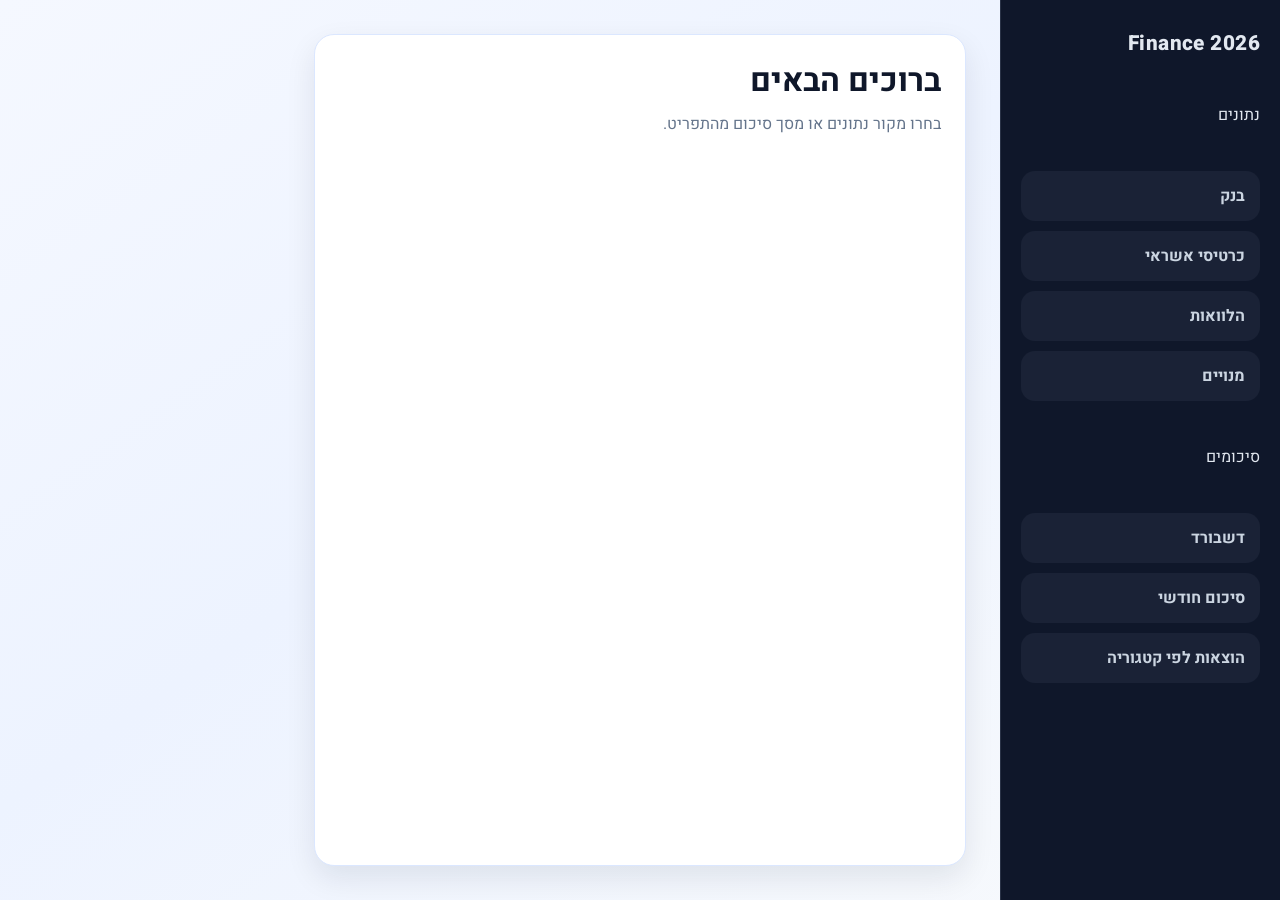
<file: index.html>
<!doctype html>
<html lang="he" dir="rtl">
  <head>
    <meta charset="UTF-8" />
    <meta name="viewport" content="width=device-width, initial-scale=1.0" />
    <title>דשבורד פיננסי</title>
    <link rel="stylesheet" href="style.css" />
  </head>
  <body class="page-home">
    <div class="app-layout">
      <aside class="sidebar" aria-label="ניווט ראשי">
        <h1 class="sidebar-title">Finance 2026</h1>

        <p>נתונים</p>
        <nav class="sidebar-nav" aria-label="נתונים">
          <a class="nav-link" href="bank.html">בנק</a>
          <a class="nav-link" href="credit.html">כרטיסי אשראי</a>
          <a class="nav-link" href="loans.html">הלוואות</a>
          <a class="nav-link" href="subscriptions.html">מנויים</a>
        </nav>

        <p>סיכומים</p>
        <nav class="sidebar-nav" aria-label="סיכומים">
          <a class="nav-link" href="dashboard.html">דשבורד</a>
          <a class="nav-link" href="monthly-summary.html">סיכום חודשי</a>
          <a class="nav-link" href="category-summary.html">הוצאות לפי קטגוריה</a>
        </nav>
      </aside>

      <main class="main-content">
        <header class="page-header">
          <h2>ברוכים הבאים</h2>
          <p>בחרו מקור נתונים או מסך סיכום מהתפריט.</p>
        </header>
      </main>
    </div>
    <script src="data-loader.js"></script>
  </body>
</html>
</file>
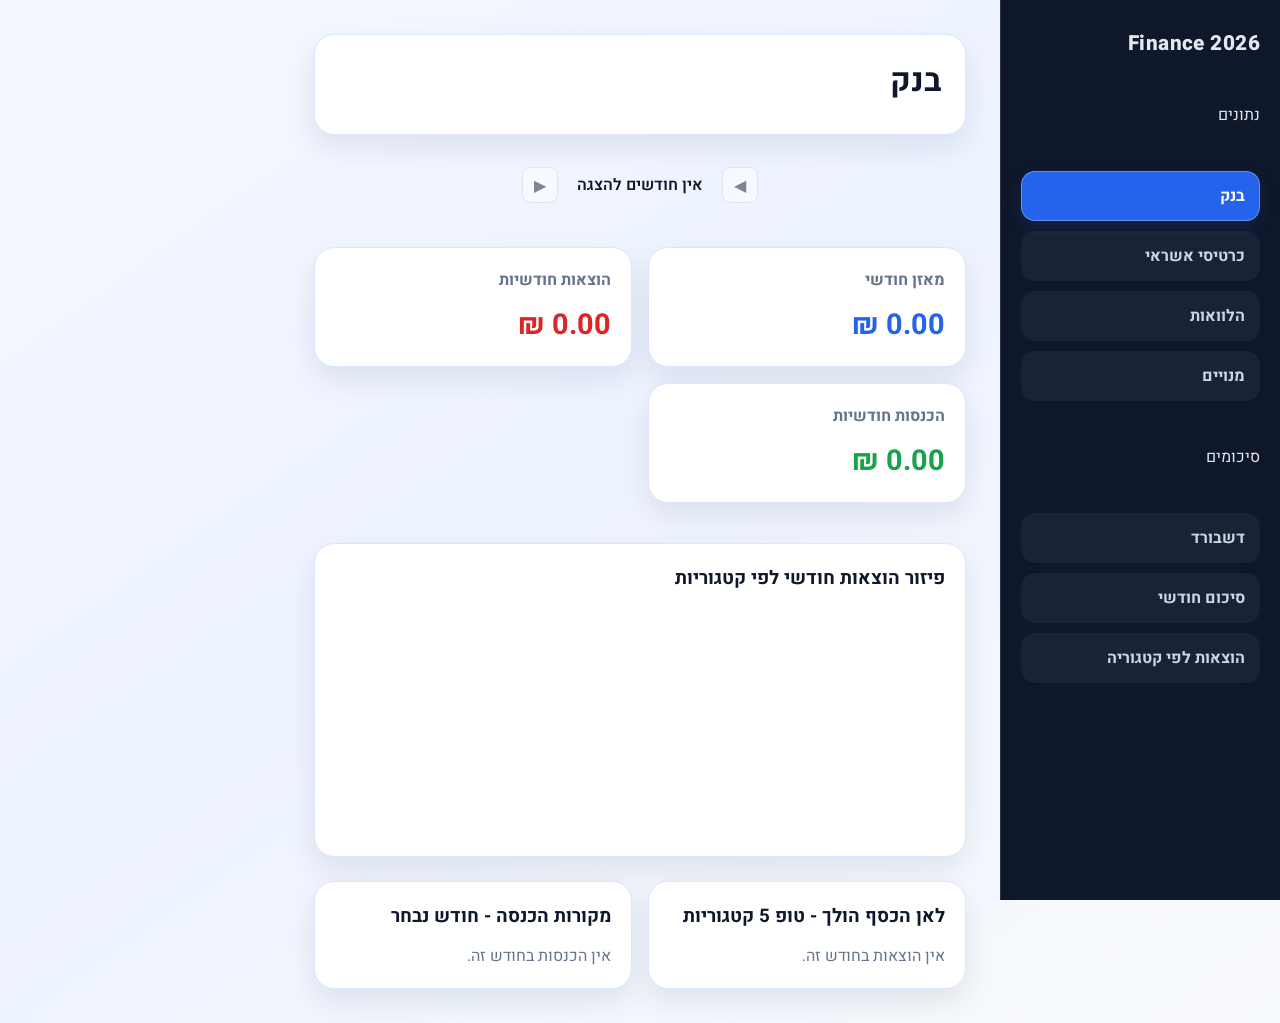
<file: bank.html>
<!doctype html>
<html lang="he" dir="rtl">
  <head>
    <meta charset="UTF-8" />
    <meta name="viewport" content="width=device-width, initial-scale=1.0" />
    <title>בנק</title>
    <link rel="stylesheet" href="style.css" />
    <style>
      .bank-month-nav {
        display: flex;
        align-items: center;
        justify-content: center;
        gap: 12px;
        margin: 8px 0 20px;
      }

      .bank-month-nav button {
        border: 1px solid #cbd5e1;
        background: #ffffff;
        color: #0f172a;
        border-radius: 8px;
        width: 36px;
        height: 36px;
        cursor: pointer;
        font-size: 1rem;
      }

      .bank-month-nav button:disabled {
        opacity: 0.5;
        cursor: not-allowed;
      }

      .bank-month-label {
        font-weight: 600;
        min-width: 140px;
        text-align: center;
      }

      .bank-overview-grid {
        display: grid;
        grid-template-columns: repeat(auto-fit, minmax(220px, 1fr));
        gap: 16px;
      }

      .bank-metric-value {
        font-size: 1.8rem;
        font-weight: 700;
        margin: 0;
      }

      .value-balance {
        color: #2563eb;
      }

      .value-expense {
        color: #dc2626;
      }

      .value-income {
        color: #16a34a;
      }

      .bank-insights-grid {
        display: grid;
        grid-template-columns: 1fr 1fr;
        gap: 16px;
        direction: ltr;
      }

      .bank-insights-grid > article,
      .bank-insights-grid > section {
        direction: rtl;
      }

      .bank-category-list,
      .bank-income-list {
        display: grid;
        gap: 10px;
      }

      .bank-category-item,
      .bank-income-item {
        border: 1px solid #e2e8f0;
        border-radius: 10px;
        background: #f8fafc;
        overflow: hidden;
      }

      .bank-category-toggle {
        width: 100%;
        border: 0;
        background: transparent;
        display: flex;
        justify-content: space-between;
        align-items: center;
        padding: 12px 14px;
        font: inherit;
        cursor: pointer;
        color: #0f172a;
      }

      .bank-income-item {
        display: flex;
        justify-content: space-between;
        align-items: center;
        padding: 12px 14px;
      }

      .bank-item-meta {
        color: #475569;
        font-size: 0.95rem;
      }

      .bank-category-details {
        display: none;
        border-top: 1px solid #e2e8f0;
        background: #fff;
        padding: 10px;
      }

      .bank-category-details.open {
        display: block;
      }

      .amount-expense {
        color: #dc2626;
        font-weight: 700;
      }

      .amount-income {
        color: #16a34a;
        font-weight: 700;
      }

      .bank-empty {
        margin: 0;
        color: #64748b;
      }


      .bank-pie-card {
        margin-top: 16px;
      }

      .bank-pie-wrap {
        display: flex;
        flex-direction: column;
        align-items: center;
        gap: 10px;
      }

      .bank-pie-svg {
        width: 220px;
        height: 220px;
      }

      .bank-pie-legend {
        display: grid;
        grid-template-columns: repeat(2, minmax(160px, 1fr));
        gap: 8px 12px;
        width: 100%;
        max-width: 460px;
      }

      .bank-pie-legend-item {
        display: flex;
        align-items: center;
        gap: 8px;
        font-size: 0.92rem;
      }

      .bank-pie-dot {
        width: 10px;
        height: 10px;
        border-radius: 999px;
        flex: 0 0 10px;
      }

      @media (max-width: 1024px) {
        .bank-insights-grid {
          grid-template-columns: 1fr;
          direction: rtl;
        }
      }
    </style>
  </head>
  <body class="page-bank">
    <div class="app-layout">
      <aside class="sidebar" aria-label="ניווט ראשי">
        <h1 class="sidebar-title">Finance 2026</h1>

        <p>נתונים</p>
        <nav class="sidebar-nav" aria-label="נתונים">
          <a class="nav-link active" href="bank.html" aria-current="page">בנק</a>
          <a class="nav-link" href="credit.html">כרטיסי אשראי</a>
          <a class="nav-link" href="loans.html">הלוואות</a>
          <a class="nav-link" href="subscriptions.html">מנויים</a>
        </nav>

        <p>סיכומים</p>
        <nav class="sidebar-nav" aria-label="סיכומים">
          <a class="nav-link" href="dashboard.html">דשבורד</a>
          <a class="nav-link" href="monthly-summary.html">סיכום חודשי</a>
          <a class="nav-link" href="category-summary.html">הוצאות לפי קטגוריה</a>
        </nav>
      </aside>

      <main class="main-content">
        <header class="page-header">
          <h2>בנק</h2>
        </header>

        <nav class="bank-month-nav" aria-label="ניווט חודשים">
          <button id="bank-month-prev" type="button" aria-label="חודש קודם">◀</button>
          <span id="bank-selected-month-label" class="bank-month-label">-</span>
          <button id="bank-month-next" type="button" aria-label="חודש הבא">▶</button>
        </nav>

        <section class="bank-overview-grid" aria-label="כרטיסי סקירה חודשיים">
          <article class="card metric-card">
            <h3>מאזן חודשי</h3>
            <p id="bank-month-balance" class="bank-metric-value value-balance">₪ 0</p>
          </article>

          <article class="card metric-card">
            <h3>הוצאות חודשיות</h3>
            <p id="bank-month-expenses" class="bank-metric-value value-expense">₪ 0</p>
          </article>

          <article class="card metric-card">
            <h3>הכנסות חודשיות</h3>
            <p id="bank-month-income" class="bank-metric-value value-income">₪ 0</p>
          </article>
        </section>


        <section class="card table-card bank-pie-card" aria-label="פיזור הוצאות חודשי">
          <h3>פיזור הוצאות חודשי לפי קטגוריות</h3>
          <div class="bank-pie-wrap">
            <svg id="bank-expense-pie" class="bank-pie-svg" viewBox="0 0 220 220" role="img" aria-label="תרשים עוגה של פיזור הוצאות"></svg>
            <div id="bank-expense-pie-legend" class="bank-pie-legend"></div>
          </div>
        </section>

        <div class="bank-insights-grid" aria-label="פירוט הכנסות והוצאות">
          <article class="card table-card" aria-label="פירוט הכנסות">
            <h3>מקורות הכנסה - חודש נבחר</h3>
            <div id="bank-income-breakdown" class="bank-income-list"></div>
          </article>

          <section class="card table-card" aria-label="התפלגות הוצאות">
            <h3>לאן הכסף הולך - טופ 5 קטגוריות</h3>
            <div id="bank-spending-distribution" class="bank-category-list"></div>
          </section>
        </div>
      </main>
    </div>

    <script src="data-loader.js"></script>
    <script src="core.js"></script>
    <script>
      (function () {
        let allTransactions = [];
        let availableMonths = [];
        let selectedMonth = "";

        function toNumber(value) {
          const normalized = String(value || "0").replace(/[\s,₪]/g, "").trim();
          const parsed = Number(normalized);
          return Number.isFinite(parsed) ? parsed : 0;
        }

        function getAmount(row) {
          const amountField = toNumber(row.amount);
          if (amountField !== 0) return amountField;

          const income = toNumber(row.income);
          const expense = toNumber(row.expense);
          if (income !== 0 || expense !== 0) return income - expense;
          return 0;
        }

        function formatCurrency(value) {
          return new Intl.NumberFormat("he-IL", {
            style: "currency",
            currency: "ILS",
            maximumFractionDigits: 2,
          }).format(value);
        }

        function translateType(typeValue) {
          const map = {
            expense: "הוצאה",
            income: "הכנסה",
            transfer: "העברה",
            saving: "חיסכון",
          };
          const key = String(typeValue || "").trim().toLowerCase();
          return map[key] || (typeValue || "-");
        }

        function getSubcategoryLabel(row) {
          return row.subcategory || "ללא תת קטגוריה";
        }

        function formatMonthLabel(monthValue) {
          if (!monthValue) return "-";
          const parts = monthValue.split("-");
          if (parts.length !== 2) return monthValue;
          const year = Number(parts[0]);
          const month = Number(parts[1]);
          if (!Number.isFinite(year) || !Number.isFinite(month)) return monthValue;
          const d = new Date(year, month - 1, 1);
          return new Intl.DateTimeFormat("en-US", { month: "long", year: "numeric" }).format(d);
        }

        function renderOverview(incomeTotal, expenseTotal) {
          const balance = incomeTotal - expenseTotal;
          document.getElementById("bank-month-balance").textContent = formatCurrency(balance);
          document.getElementById("bank-month-expenses").textContent = formatCurrency(expenseTotal);
          document.getElementById("bank-month-income").textContent = formatCurrency(incomeTotal);
        }

        function renderIncomeBreakdown(monthRows) {
          const container = document.getElementById("bank-income-breakdown");
          if (!container) return;

          const incomeRows = monthRows.filter(function (row) {
            return getAmount(row) > 0;
          });

          const totalIncome = incomeRows.reduce(function (sum, row) {
            return sum + getAmount(row);
          }, 0);

          if (incomeRows.length === 0 || totalIncome === 0) {
            container.innerHTML = '<p class="bank-empty">אין הכנסות בחודש זה.</p>';
            return;
          }

          const grouped = new Map();
          incomeRows.forEach(function (row) {
            const description = row.description || "ללא תיאור";
            if (!grouped.has(description)) {
              grouped.set(description, 0);
            }
            grouped.set(description, grouped.get(description) + getAmount(row));
          });

          const list = Array.from(grouped.entries())
            .map(function (entry) {
              const amount = entry[1];
              return {
                description: entry[0],
                amount: amount,
                percentage: (amount / totalIncome) * 100,
              };
            })
            .sort(function (a, b) {
              return b.amount - a.amount;
            });

          container.innerHTML = list
            .map(function (item) {
              return (
                '<div class="bank-income-item">' +
                  '<span>' + item.description + '</span>' +
                  '<span class="bank-item-meta amount-income">' +
                    formatCurrency(item.amount) + ' - ' + item.percentage.toFixed(1) + '%'+
                  '</span>' +
                '</div>'
              );
            })
            .join("");
        }

        function buildExpenseCategoryGroups(monthRows) {
          const expenseRows = (Array.isArray(monthRows) ? monthRows : []).filter(function (row) {
            return String(row.source || "").trim().toLowerCase() === "bank" &&
              String(row.billing_month || "").trim() === selectedMonth &&
              getAmount(row) < 0;
          });

          const categoryMap = new Map();
          expenseRows.forEach(function (row) {
            const category = row.category || "ללא קטגוריה";
            if (!categoryMap.has(category)) {
              categoryMap.set(category, { total: 0, rows: [] });
            }
            const bucket = categoryMap.get(category);
            const amount = Math.abs(getAmount(row));
            bucket.total += amount;
            bucket.rows.push(row);
          });

          const totalExpenses = expenseRows.reduce(function (sum, row) {
            return sum + Math.abs(getAmount(row));
          }, 0);

          const sorted = Array.from(categoryMap.entries())
            .map(function (entry) {
              const category = entry[0];
              const data = entry[1];
              return {
                category: category,
                total: data.total,
                rows: data.rows,
              };
            })
            .sort(function (a, b) {
              return b.total - a.total;
            });

          const top = sorted.slice(0, 5);
          const otherRows = sorted.slice(5).flatMap(function (item) { return item.rows; });
          const otherTotal = sorted.slice(5).reduce(function (sum, item) { return sum + item.total; }, 0);
          const grouped = otherTotal > 0 ? top.concat([{ category: "אחר", total: otherTotal, rows: otherRows }]) : top;

          return {
            totalExpenses: totalExpenses,
            groups: grouped,
            hasExpenses: expenseRows.length > 0,
          };
        }

        function renderSpendingDistribution(monthRows) {
          const container = document.getElementById("bank-spending-distribution");
          if (!container) return;

          const groupedData = buildExpenseCategoryGroups(monthRows);
          if (!groupedData.hasExpenses) {
            container.innerHTML = '<p class="bank-empty">אין הוצאות בחודש זה.</p>';
            return;
          }

          container.innerHTML = groupedData.groups
            .map(function (item, idx) {
              const subMap = new Map();
              item.rows.forEach(function (row) {
                const subcategory = getSubcategoryLabel(row);
                if (!subMap.has(subcategory)) {
                  subMap.set(subcategory, 0);
                }
                subMap.set(subcategory, subMap.get(subcategory) + Math.abs(getAmount(row)));
              });

              const subRows = Array.from(subMap.entries())
                .sort(function (a, b) { return b[1] - a[1]; })
                .map(function (subEntry) {
                  return '<tr>' +
                    '<td>' + subEntry[0] + '</td>' +
                    '<td class="amount-expense">' + formatCurrency(subEntry[1]) + '</td>' +
                  '</tr>';
                })
                .join("");

              const percentage = groupedData.totalExpenses > 0 ? (item.total / groupedData.totalExpenses) * 100 : 0;
              return (
                '<div class="bank-category-item">' +
                  '<button class="bank-category-toggle" type="button" data-target="cat-' + idx + '">' +
                    '<span>' + item.category + '</span>' +
                    '<span class="bank-item-meta amount-expense">' +
                      formatCurrency(item.total) + ' - ' + percentage.toFixed(1) + '%'+
                    '</span>' +
                  '</button>' +
                  '<div id="cat-' + idx + '" class="bank-category-details">' +
                    '<table>' +
                      '<thead><tr><th>תת קטגוריה</th><th>סכום</th></tr></thead>' +
                      '<tbody>' + subRows + '</tbody>' +
                    '</table>' +
                  '</div>' +
                '</div>'
              );
            })
            .join("");
          container.querySelectorAll(".bank-category-toggle").forEach(function (btn) {
            btn.addEventListener("click", function () {
              const panel = document.getElementById(btn.getAttribute("data-target"));
              if (panel) panel.classList.toggle("open");
            });
          });
        }



        function polarToCartesian(cx, cy, radius, angleInRadians) {
          return {
            x: cx + radius * Math.cos(angleInRadians),
            y: cy + radius * Math.sin(angleInRadians),
          };
        }

        function describeSlicePath(cx, cy, radius, startAngle, endAngle) {
          const start = polarToCartesian(cx, cy, radius, startAngle);
          const end = polarToCartesian(cx, cy, radius, endAngle);
          const largeArcFlag = endAngle - startAngle > Math.PI ? 1 : 0;
          return [
            "M", cx, cy,
            "L", start.x, start.y,
            "A", radius, radius, 0, largeArcFlag, 1, end.x, end.y,
            "Z",
          ].join(" ");
        }

        function renderExpensePieChart(monthRows) {
          const svg = document.getElementById("bank-expense-pie");
          const legend = document.getElementById("bank-expense-pie-legend");
          if (!svg || !legend) return;

          const groupedData = buildExpenseCategoryGroups(monthRows);
          if (!groupedData.hasExpenses) {
            svg.innerHTML = '<text x="110" y="112" text-anchor="middle" fill="#64748b" font-size="14">אין נתונים</text>';
            legend.innerHTML = '<p class="bank-empty">אין הוצאות בחודש זה.</p>';
            return;
          }

          const slices = groupedData.groups.map(function (item) {
            return { name: item.category, value: item.total };
          });

          const total = slices.reduce(function (sum, item) { return sum + item.value; }, 0);
          const colors = ["#2563eb", "#16a34a", "#f59e0b", "#dc2626", "#8b5cf6", "#64748b"];

          let cursor = -Math.PI / 2;
          const cx = 110;
          const cy = 110;
          const radius = 88;

          svg.innerHTML = slices
            .map(function (slice, idx) {
              const ratio = total > 0 ? slice.value / total : 0;
              const next = cursor + ratio * Math.PI * 2;
              const path = describeSlicePath(cx, cy, radius, cursor, next);
              const color = colors[idx % colors.length];
              cursor = next;
              return '<path d="' + path + '" fill="' + color + '"></path>';
            })
            .join("") + '<circle cx="110" cy="110" r="44" fill="#fff"></circle>';

          legend.innerHTML = slices
            .map(function (slice, idx) {
              const pct = total > 0 ? (slice.value / total) * 100 : 0;
              return '<div class="bank-pie-legend-item">' +
                '<span class="bank-pie-dot" style="background:' + colors[idx % colors.length] + '"></span>' +
                '<span>' + slice.name + ' - ' + formatCurrency(slice.value) + ' (' + pct.toFixed(1) + '%)</span>' +
              '</div>';
            })
            .join("");
        }


        function updateMonthNavigation() {
          const label = document.getElementById("bank-selected-month-label");
          const prev = document.getElementById("bank-month-prev");
          const next = document.getElementById("bank-month-next");

          const index = availableMonths.indexOf(selectedMonth);
          label.textContent = formatMonthLabel(selectedMonth);

          prev.disabled = index <= 0;
          next.disabled = index === -1 || index >= availableMonths.length - 1;
        }

        function renderBankPage(month) {
          selectedMonth = month;
          updateMonthNavigation();

          const monthRows = allTransactions.filter(function (t) {
            return String(t.source || "").trim().toLowerCase() === "bank" && String(t.billing_month || "") === selectedMonth;
          });

          const monthIncome = monthRows.reduce(function (sum, row) {
            const amount = getAmount(row);
            return amount > 0 ? sum + amount : sum;
          }, 0);

          const monthExpenses = monthRows.reduce(function (sum, row) {
            const amount = getAmount(row);
            return amount < 0 ? sum + Math.abs(amount) : sum;
          }, 0);

          renderOverview(monthIncome, monthExpenses);
          renderExpensePieChart(monthRows);
          renderSpendingDistribution(monthRows);
          renderIncomeBreakdown(monthRows);
        }

        function moveMonth(step) {
          const index = availableMonths.indexOf(selectedMonth);
          if (index === -1) return;
          const nextIndex = index + step;
          if (nextIndex < 0 || nextIndex >= availableMonths.length) return;
          renderBankPage(availableMonths[nextIndex]);
        }

        window.financeDataPromise.then(function (data) {
          allTransactions = Array.isArray(data) ? data : [];

          availableMonths = Array.from(
            new Set(
              allTransactions
                .map(function (row) {
                  return String(row.billing_month || "").trim();
                })
                .filter(Boolean)
            )
          ).sort();

          if (availableMonths.length === 0) {
            document.getElementById("bank-selected-month-label").textContent = "אין חודשים להצגה";
            document.getElementById("bank-month-prev").disabled = true;
            document.getElementById("bank-month-next").disabled = true;
            renderOverview(0, 0);
            renderSpendingDistribution([]);
            renderIncomeBreakdown([]);
            return;
          }

          selectedMonth = availableMonths[availableMonths.length - 1];

          document.getElementById("bank-month-prev").addEventListener("click", function () {
            moveMonth(-1);
          });

          document.getElementById("bank-month-next").addEventListener("click", function () {
            moveMonth(1);
          });

          renderBankPage(selectedMonth);
        });
      })();
    </script>
  </body>
</html>
</file>
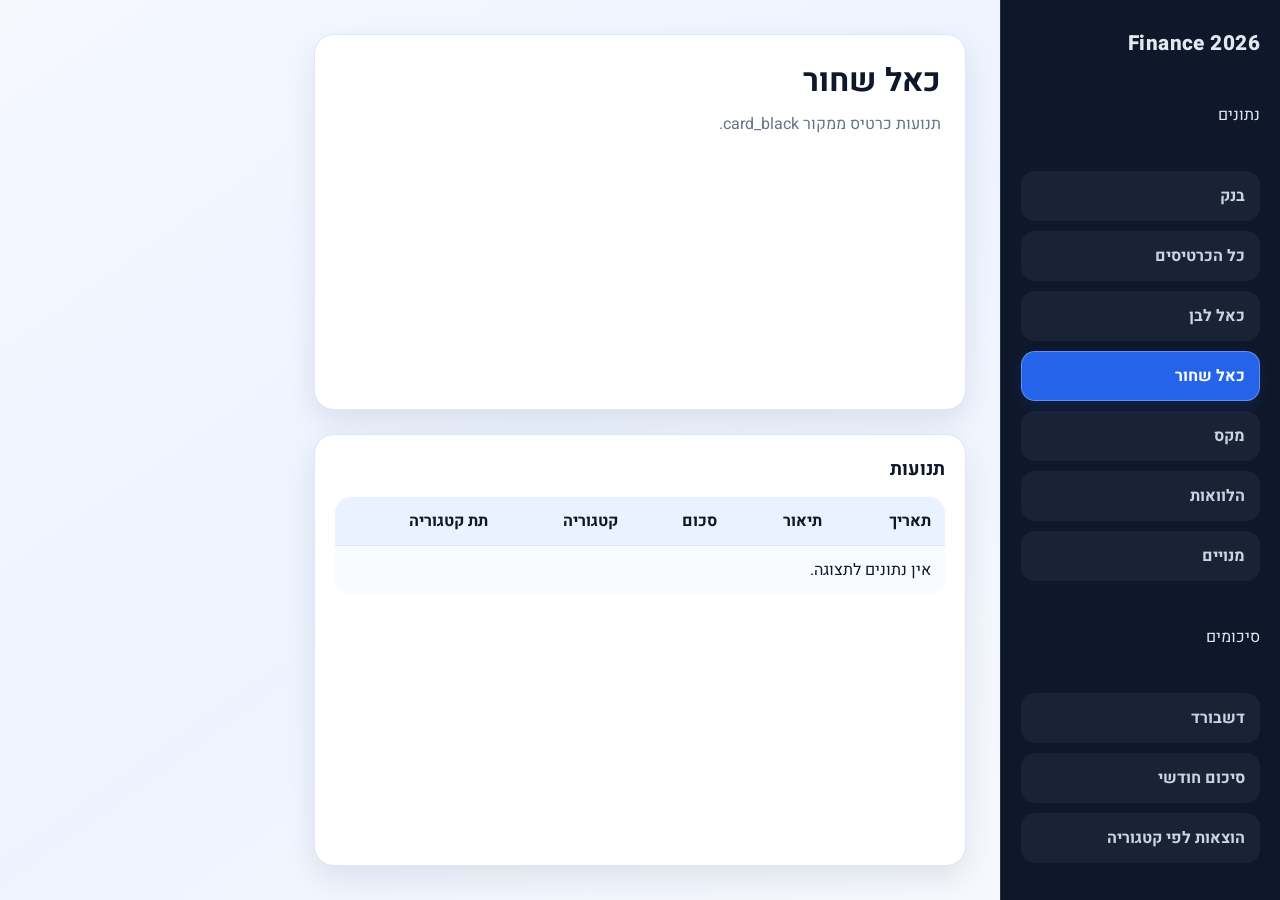
<file: card_black.html>
<!doctype html>
<html lang="he" dir="rtl">
  <head>
    <meta charset="UTF-8" />
    <meta name="viewport" content="width=device-width, initial-scale=1.0" />
    <title>כאל שחור</title>
    <link rel="stylesheet" href="style.css" />
  </head>
  <body data-source-page="card_black" class="page-card-black" data-card-source="card_black">
    <div class="app-layout">
      <aside class="sidebar" aria-label="ניווט ראשי">
        <h1 class="sidebar-title">Finance 2026</h1>

        <p>נתונים</p>
        <nav class="sidebar-nav" aria-label="נתונים">
          <a class="nav-link" href="bank.html">בנק</a>
          <a class="nav-link" href="credit.html">כל הכרטיסים</a>
          <a class="nav-link" href="card_white.html">כאל לבן</a>
          <a class="nav-link active" href="card_black.html" aria-current="page">כאל שחור</a>
          <a class="nav-link" href="card_max.html">מקס</a>
          <a class="nav-link" href="loans.html">הלוואות</a>
          <a class="nav-link" href="subscriptions.html">מנויים</a>
        </nav>

        <p>סיכומים</p>
        <nav class="sidebar-nav" aria-label="סיכומים">
          <a class="nav-link" href="dashboard.html">דשבורד</a>
          <a class="nav-link" href="monthly-summary.html">סיכום חודשי</a>
          <a class="nav-link" href="category-summary.html">הוצאות לפי קטגוריה</a>
        </nav>
      </aside>

      <main class="main-content">
        <header class="page-header">
          <h2>כאל שחור</h2>
          <p>תנועות כרטיס ממקור card_black.</p>
        </header>

        <section class="card table-card" aria-label="תנועות כאל שחור">
          <h3>תנועות</h3>
          <table>
            <thead>
              <tr>
                <th>תאריך</th>
                <th>תיאור</th>
                <th>סכום</th>
                <th>קטגוריה</th>
                <th>תת קטגוריה</th>
              </tr>
            </thead>
            <tbody id="card-transactions-body"></tbody>
          </table>
        </section>
      </main>
    </div>
    <script src="data-loader.js"></script>
    <script src="core.js"></script>
    <script src="app.js"></script>
  </body>
</html>
</file>
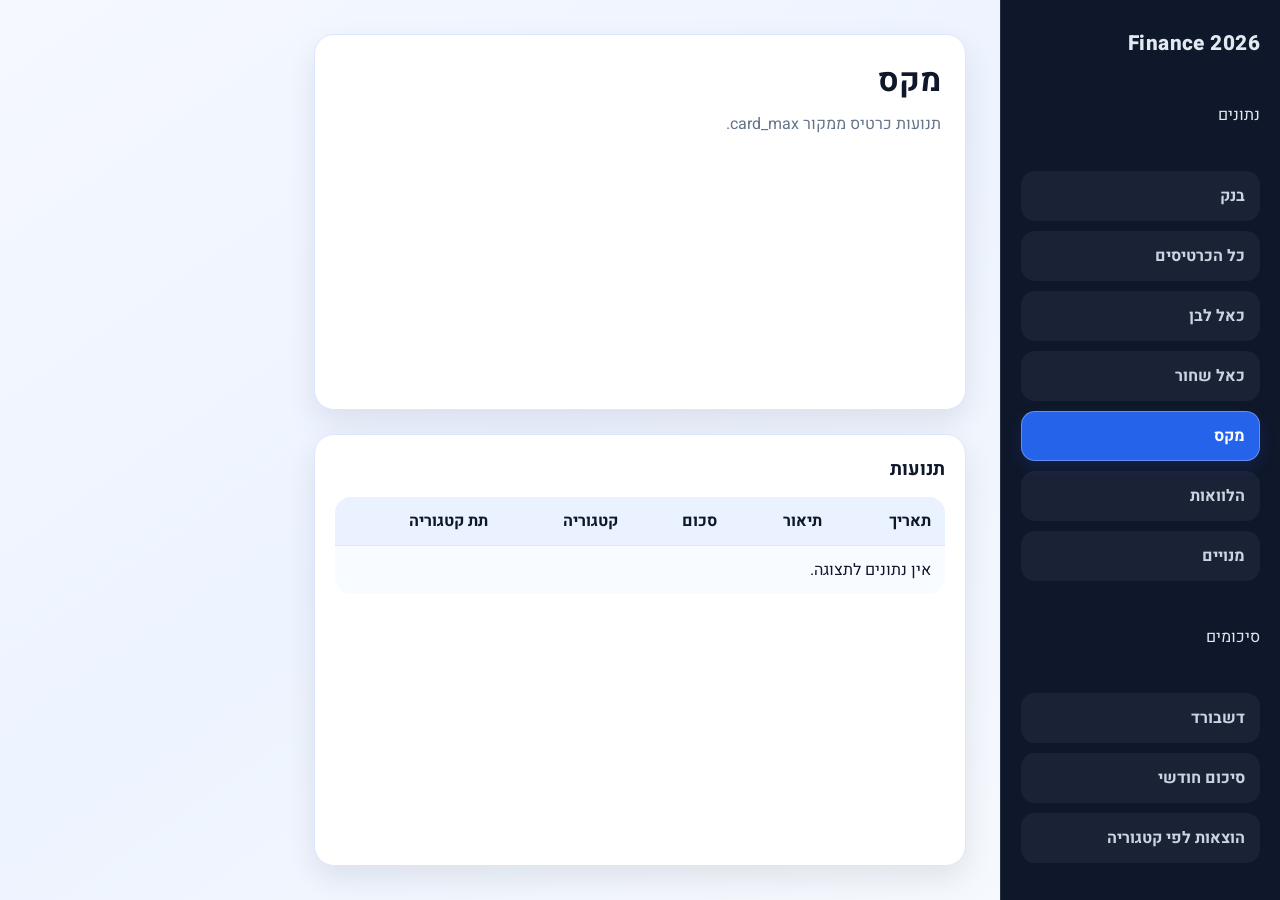
<file: card_max.html>
<!doctype html>
<html lang="he" dir="rtl">
  <head>
    <meta charset="UTF-8" />
    <meta name="viewport" content="width=device-width, initial-scale=1.0" />
    <title>מקס</title>
    <link rel="stylesheet" href="style.css" />
  </head>
  <body data-source-page="card_max" class="page-card-max" data-card-source="card_max">
    <div class="app-layout">
      <aside class="sidebar" aria-label="ניווט ראשי">
        <h1 class="sidebar-title">Finance 2026</h1>

        <p>נתונים</p>
        <nav class="sidebar-nav" aria-label="נתונים">
          <a class="nav-link" href="bank.html">בנק</a>
          <a class="nav-link" href="credit.html">כל הכרטיסים</a>
          <a class="nav-link" href="card_white.html">כאל לבן</a>
          <a class="nav-link" href="card_black.html">כאל שחור</a>
          <a class="nav-link active" href="card_max.html" aria-current="page">מקס</a>
          <a class="nav-link" href="loans.html">הלוואות</a>
          <a class="nav-link" href="subscriptions.html">מנויים</a>
        </nav>

        <p>סיכומים</p>
        <nav class="sidebar-nav" aria-label="סיכומים">
          <a class="nav-link" href="dashboard.html">דשבורד</a>
          <a class="nav-link" href="monthly-summary.html">סיכום חודשי</a>
          <a class="nav-link" href="category-summary.html">הוצאות לפי קטגוריה</a>
        </nav>
      </aside>

      <main class="main-content">
        <header class="page-header">
          <h2>מקס</h2>
          <p>תנועות כרטיס ממקור card_max.</p>
        </header>

        <section class="card table-card" aria-label="תנועות מקס">
          <h3>תנועות</h3>
          <table>
            <thead>
              <tr>
                <th>תאריך</th>
                <th>תיאור</th>
                <th>סכום</th>
                <th>קטגוריה</th>
                <th>תת קטגוריה</th>
              </tr>
            </thead>
            <tbody id="card-transactions-body"></tbody>
          </table>
        </section>
      </main>
    </div>
    <script src="data-loader.js"></script>
    <script src="core.js"></script>
    <script src="app.js"></script>
  </body>
</html>
</file>
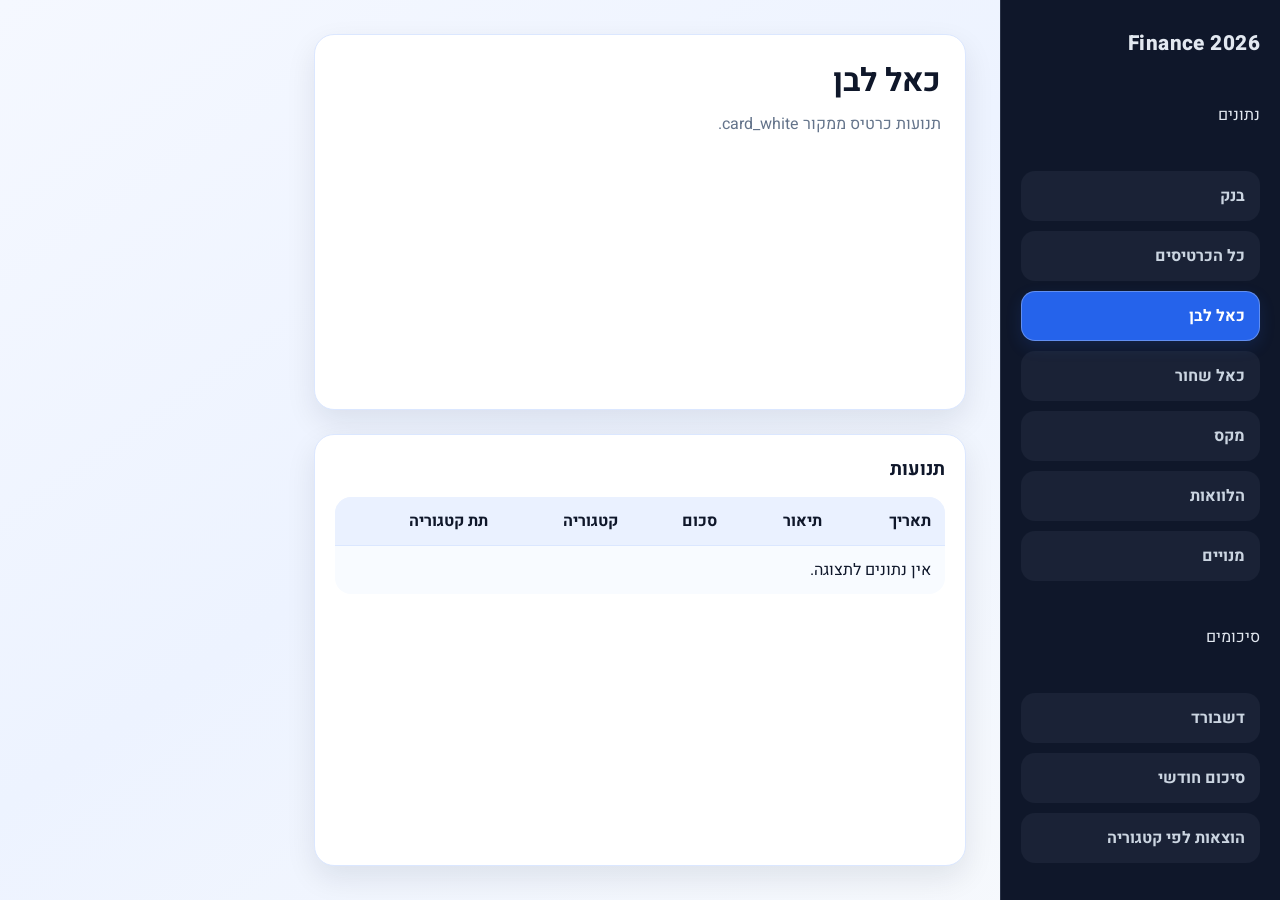
<file: card_white.html>
<!doctype html>
<html lang="he" dir="rtl">
  <head>
    <meta charset="UTF-8" />
    <meta name="viewport" content="width=device-width, initial-scale=1.0" />
    <title>כאל לבן</title>
    <link rel="stylesheet" href="style.css" />
  </head>
  <body data-source-page="card_white" class="page-card-white" data-card-source="card_white">
    <div class="app-layout">
      <aside class="sidebar" aria-label="ניווט ראשי">
        <h1 class="sidebar-title">Finance 2026</h1>

        <p>נתונים</p>
        <nav class="sidebar-nav" aria-label="נתונים">
          <a class="nav-link" href="bank.html">בנק</a>
          <a class="nav-link" href="credit.html">כל הכרטיסים</a>
          <a class="nav-link active" href="card_white.html" aria-current="page">כאל לבן</a>
          <a class="nav-link" href="card_black.html">כאל שחור</a>
          <a class="nav-link" href="card_max.html">מקס</a>
          <a class="nav-link" href="loans.html">הלוואות</a>
          <a class="nav-link" href="subscriptions.html">מנויים</a>
        </nav>

        <p>סיכומים</p>
        <nav class="sidebar-nav" aria-label="סיכומים">
          <a class="nav-link" href="dashboard.html">דשבורד</a>
          <a class="nav-link" href="monthly-summary.html">סיכום חודשי</a>
          <a class="nav-link" href="category-summary.html">הוצאות לפי קטגוריה</a>
        </nav>
      </aside>

      <main class="main-content">
        <header class="page-header">
          <h2>כאל לבן</h2>
          <p>תנועות כרטיס ממקור card_white.</p>
        </header>

        <section class="card table-card" aria-label="תנועות כאל לבן">
          <h3>תנועות</h3>
          <table>
            <thead>
              <tr>
                <th>תאריך</th>
                <th>תיאור</th>
                <th>סכום</th>
                <th>קטגוריה</th>
                <th>תת קטגוריה</th>
              </tr>
            </thead>
            <tbody id="card-transactions-body"></tbody>
          </table>
        </section>
      </main>
    </div>
    <script src="data-loader.js"></script>
    <script src="core.js"></script>
    <script src="app.js"></script>
  </body>
</html>
</file>
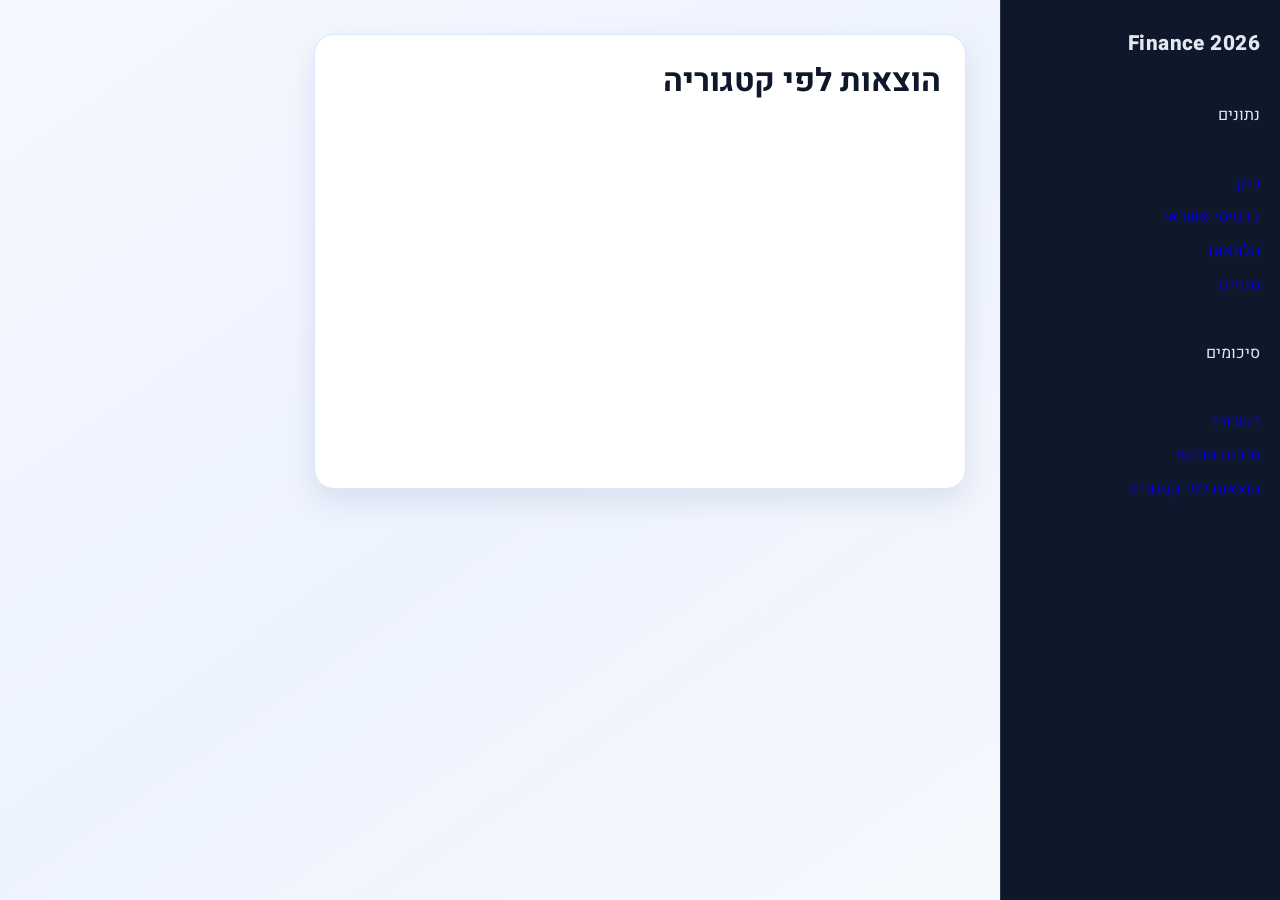
<file: category-summary.html>
<!doctype html>
<html lang="he" dir="rtl">
<head>
  <meta charset="UTF-8" />
  <meta name="viewport" content="width=device-width, initial-scale=1.0" />
  <title>הוצאות לפי קטגוריה</title>
  <link rel="stylesheet" href="style.css" />
</head>

<body>
<div class="app-layout">

  <aside class="sidebar">
    <h1 class="sidebar-title">Finance 2026</h1>

    <p>נתונים</p>
    <nav class="sidebar-nav">
      <a href="bank.html">בנק</a>
      <a href="credit.html">כרטיסי אשראי</a>
      <a href="loans.html">הלוואות</a>
      <a href="subscriptions.html">מנויים</a>
    </nav>

    <p>סיכומים</p>
    <nav class="sidebar-nav">
      <a href="dashboard.html">דשבורד</a>
      <a href="monthly-summary.html">סיכום חודשי</a>
      <a class="active" href="category-summary.html">הוצאות לפי קטגוריה</a>
    </nav>
  </aside>

  <main class="main-content">
    <header class="page-header">
      <h2>הוצאות לפי קטגוריה</h2>
    </header>

    <div id="categories-container"></div>

  </main>
</div>

<script src="core.js"></script>
<script src="data-loader.js"></script>

<script>
loadCSVData().then(data => {
  const model = buildMonthlyModel(data);

  const categories = Object.entries(model.breakdown.expense)
    .sort((a,b)=>b[1]-a[1])
    .slice(0,5);

  const container = document.getElementById("categories-container");

  container.innerHTML = categories.map(([cat, val]) => {
    const percent = model.percentages.expense[cat] || 0;

    return `
      <div style="background:#fff; padding:16px; margin-bottom:12px; border-radius:12px;">
        <div style="display:flex; justify-content:space-between;">
          <strong>${cat}</strong>
          <span>${percent}%</span>
        </div>
        <div>${new Intl.NumberFormat('he-IL',{style:'currency',currency:'ILS'}).format(val)}</div>
      </div>
    `;
  }).join("");

});
</script>

</body>
</html>
</file>
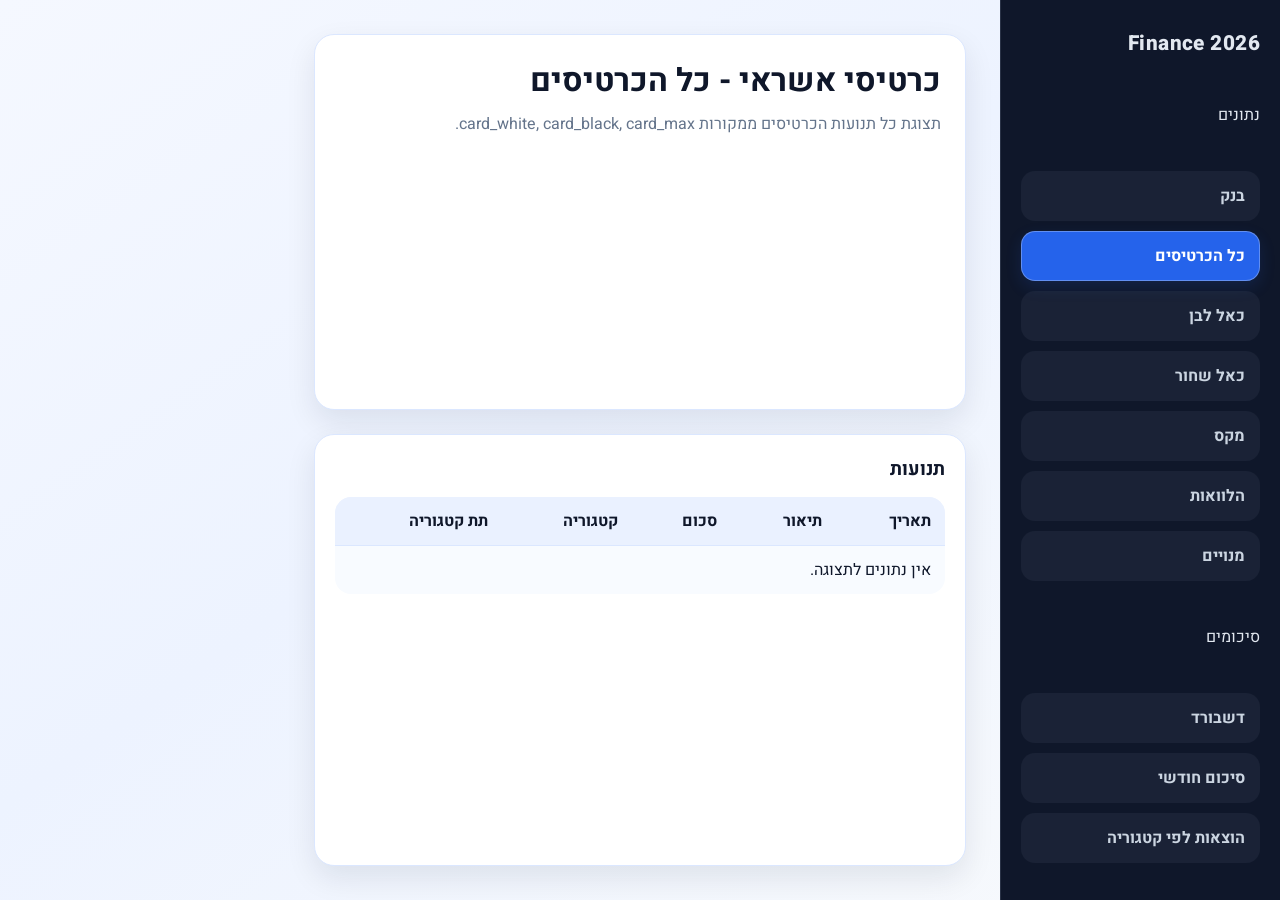
<file: credit.html>
<!doctype html>
<html lang="he" dir="rtl">
  <head>
    <meta charset="UTF-8" />
    <meta name="viewport" content="width=device-width, initial-scale=1.0" />
    <title>כרטיסי אשראי</title>
    <link rel="stylesheet" href="style.css" />
  </head>
  <body data-source-page="credit" class="page-credit" data-card-source="all">
    <div class="app-layout">
      <aside class="sidebar" aria-label="ניווט ראשי">
        <h1 class="sidebar-title">Finance 2026</h1>

        <p>נתונים</p>
        <nav class="sidebar-nav" aria-label="נתונים">
          <a class="nav-link" href="bank.html">בנק</a>
          <a class="nav-link active" href="credit.html" aria-current="page">כל הכרטיסים</a>
          <a class="nav-link" href="card_white.html">כאל לבן</a>
          <a class="nav-link" href="card_black.html">כאל שחור</a>
          <a class="nav-link" href="card_max.html">מקס</a>
          <a class="nav-link" href="loans.html">הלוואות</a>
          <a class="nav-link" href="subscriptions.html">מנויים</a>
        </nav>

        <p>סיכומים</p>
        <nav class="sidebar-nav" aria-label="סיכומים">
          <a class="nav-link" href="dashboard.html">דשבורד</a>
          <a class="nav-link" href="monthly-summary.html">סיכום חודשי</a>
          <a class="nav-link" href="category-summary.html">הוצאות לפי קטגוריה</a>
        </nav>
      </aside>

      <main class="main-content">
        <header class="page-header">
          <h2>כרטיסי אשראי - כל הכרטיסים</h2>
          <p>תצוגת כל תנועות הכרטיסים ממקורות card_white, card_black, card_max.</p>
        </header>

        <section class="card table-card" aria-label="תנועות כרטיסי אשראי">
          <h3>תנועות</h3>
          <table>
            <thead>
              <tr>
                <th>תאריך</th>
                <th>תיאור</th>
                <th>סכום</th>
                <th>קטגוריה</th>
                <th>תת קטגוריה</th>
              </tr>
            </thead>
            <tbody id="card-transactions-body"></tbody>
          </table>
        </section>
      </main>
    </div>
    <script src="data-loader.js"></script>
    <script src="core.js"></script>
    <script src="app.js"></script>
  </body>
</html>
</file>
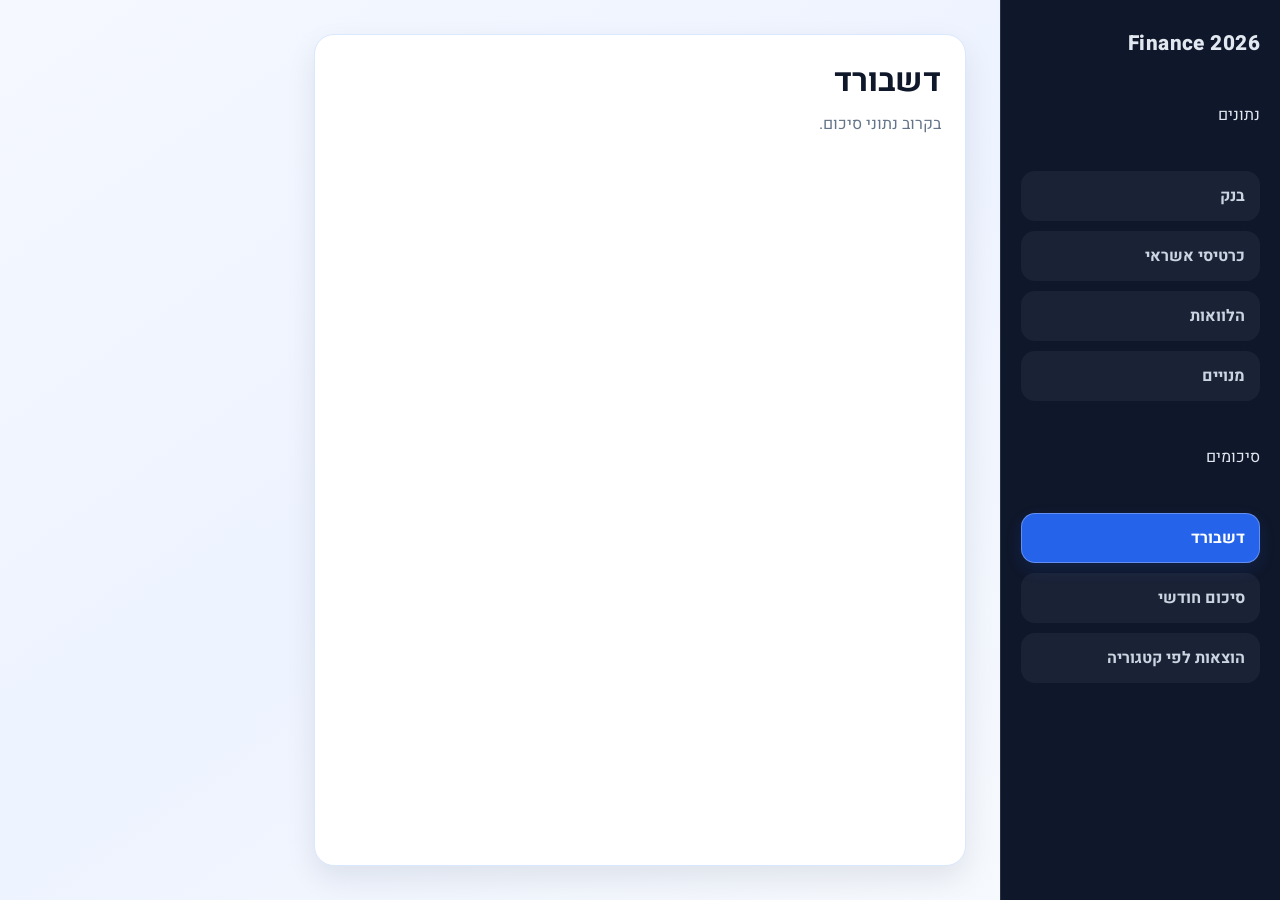
<file: dashboard.html>
<!doctype html>
<html lang="he" dir="rtl">
  <head>
    <meta charset="UTF-8" />
    <meta name="viewport" content="width=device-width, initial-scale=1.0" />
    <title>דשבורד</title>
    <link rel="stylesheet" href="style.css" />
  </head>
  <body>
    <div class="app-layout">
      <aside class="sidebar" aria-label="ניווט ראשי">
        <h1 class="sidebar-title">Finance 2026</h1>
        <p>נתונים</p>
        <nav class="sidebar-nav" aria-label="נתונים">
          <a class="nav-link" href="bank.html">בנק</a>
          <a class="nav-link" href="credit.html">כרטיסי אשראי</a>
          <a class="nav-link" href="loans.html">הלוואות</a>
          <a class="nav-link" href="subscriptions.html">מנויים</a>
        </nav>
        <p>סיכומים</p>
        <nav class="sidebar-nav" aria-label="סיכומים">
          <a class="nav-link active" href="dashboard.html" aria-current="page">דשבורד</a>
          <a class="nav-link" href="monthly-summary.html">סיכום חודשי</a>
          <a class="nav-link" href="category-summary.html">הוצאות לפי קטגוריה</a>
        </nav>
      </aside>
      <main class="main-content"><header class="page-header"><h2>דשבורד</h2><p>בקרוב נתוני סיכום.</p></header></main>
    </div>
  </body>
</html>
</file>
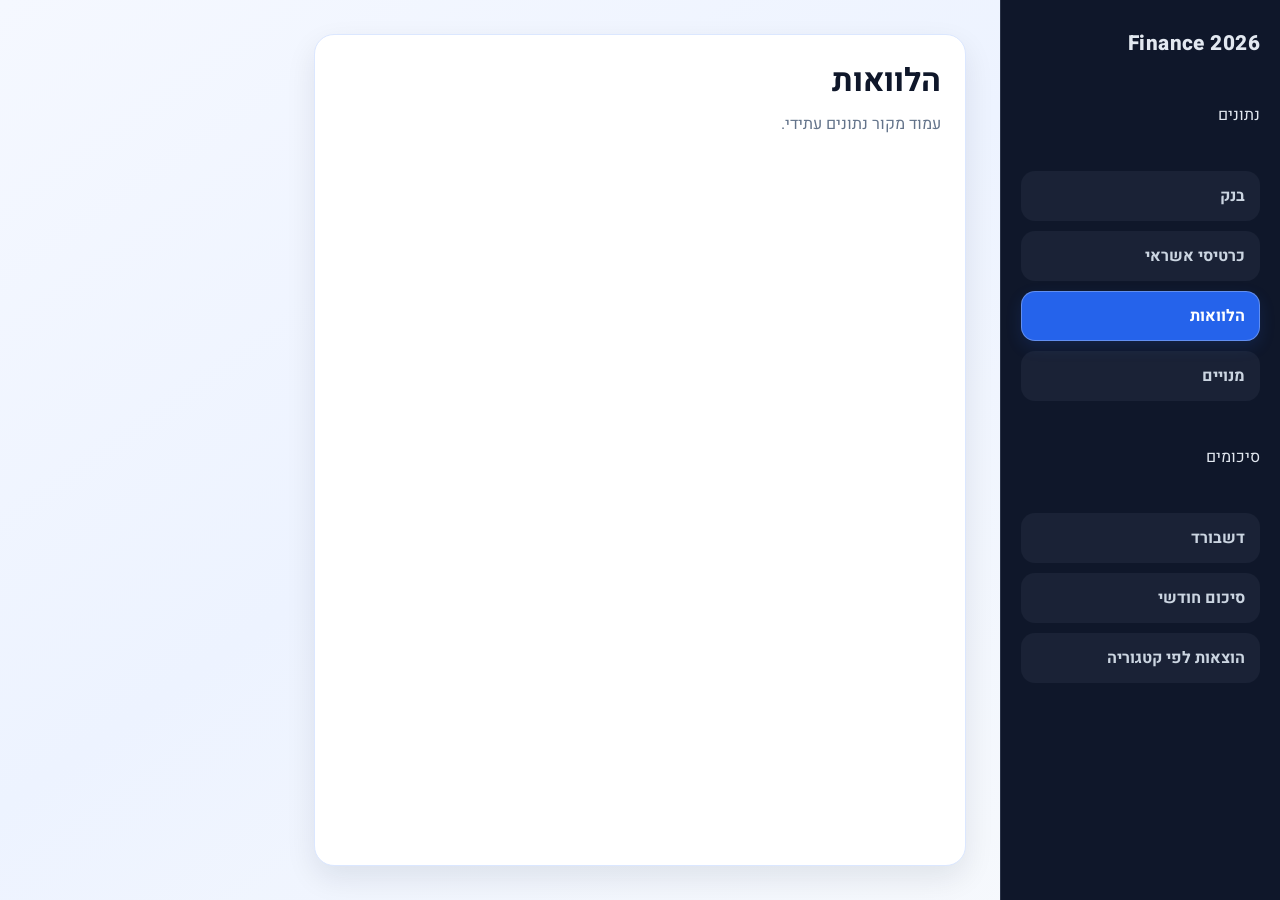
<file: loans.html>
<!doctype html>
<html lang="he" dir="rtl">
  <head>
    <meta charset="UTF-8" />
    <meta name="viewport" content="width=device-width, initial-scale=1.0" />
    <title>הלוואות</title>
    <link rel="stylesheet" href="style.css" />
  </head>
  <body>
    <div class="app-layout">
      <aside class="sidebar" aria-label="ניווט ראשי">
        <h1 class="sidebar-title">Finance 2026</h1>
        <p>נתונים</p>
        <nav class="sidebar-nav" aria-label="נתונים">
          <a class="nav-link" href="bank.html">בנק</a>
          <a class="nav-link" href="credit.html">כרטיסי אשראי</a>
          <a class="nav-link active" href="loans.html" aria-current="page">הלוואות</a>
          <a class="nav-link" href="subscriptions.html">מנויים</a>
        </nav>
        <p>סיכומים</p>
        <nav class="sidebar-nav" aria-label="סיכומים">
          <a class="nav-link" href="dashboard.html">דשבורד</a>
          <a class="nav-link" href="monthly-summary.html">סיכום חודשי</a>
          <a class="nav-link" href="category-summary.html">הוצאות לפי קטגוריה</a>
        </nav>
      </aside>
      <main class="main-content"><header class="page-header"><h2>הלוואות</h2><p>עמוד מקור נתונים עתידי.</p></header></main>
    </div>
  </body>
</html>
</file>
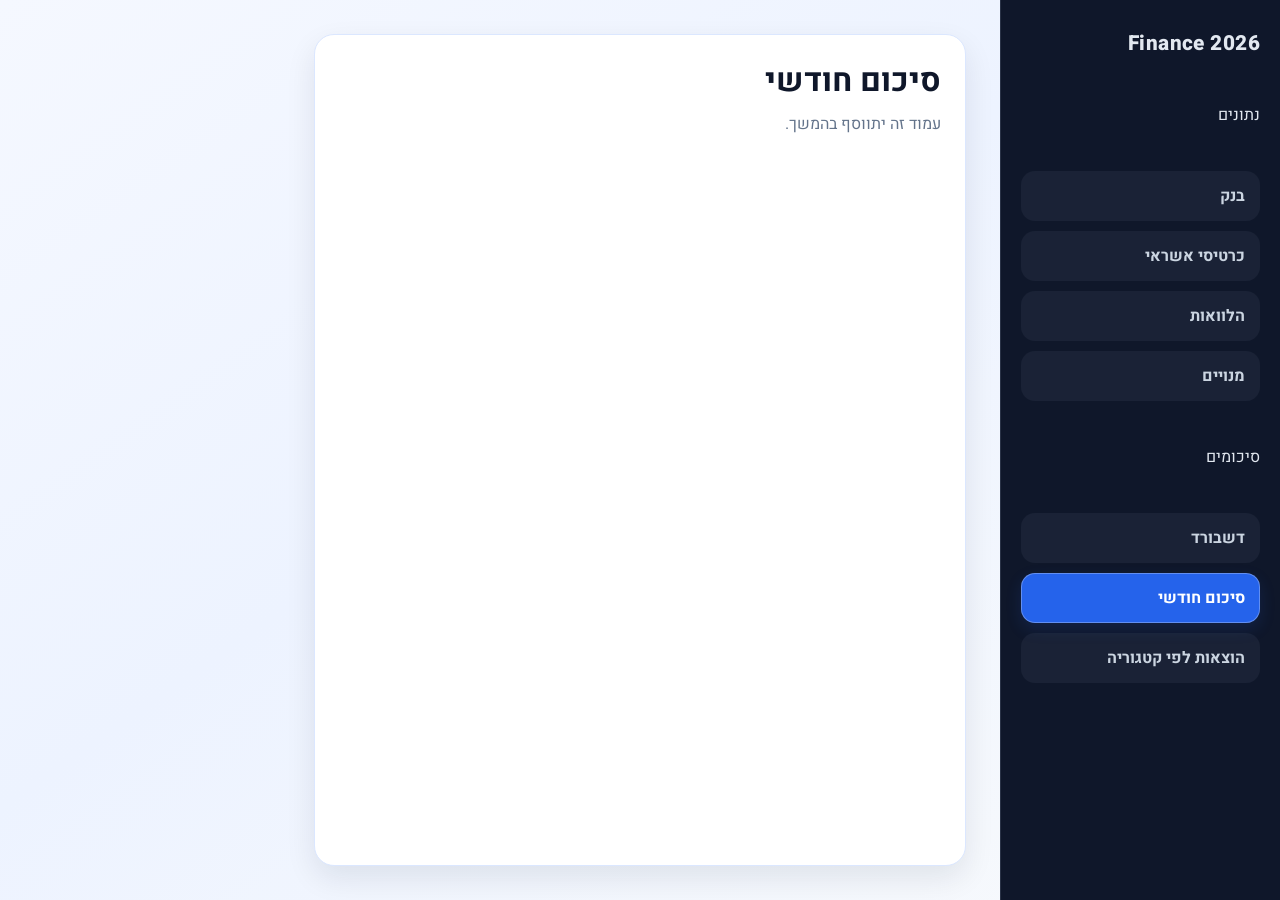
<file: monthly-summary.html>
<!doctype html>
<html lang="he" dir="rtl">
  <head>
    <meta charset="UTF-8" />
    <meta name="viewport" content="width=device-width, initial-scale=1.0" />
    <title>סיכום חודשי</title>
    <link rel="stylesheet" href="style.css" />
  </head>
  <body>
    <div class="app-layout">
      <aside class="sidebar" aria-label="ניווט ראשי">
        <h1 class="sidebar-title">Finance 2026</h1>
        <p>נתונים</p>
        <nav class="sidebar-nav" aria-label="נתונים">
          <a class="nav-link" href="bank.html">בנק</a>
          <a class="nav-link" href="credit.html">כרטיסי אשראי</a>
          <a class="nav-link" href="loans.html">הלוואות</a>
          <a class="nav-link" href="subscriptions.html">מנויים</a>
        </nav>
        <p>סיכומים</p>
        <nav class="sidebar-nav" aria-label="סיכומים">
          <a class="nav-link" href="dashboard.html">דשבורד</a>
          <a class="nav-link active" href="monthly-summary.html" aria-current="page">סיכום חודשי</a>
          <a class="nav-link" href="category-summary.html">הוצאות לפי קטגוריה</a>
        </nav>
      </aside>
      <main class="main-content"><header class="page-header"><h2>סיכום חודשי</h2><p>עמוד זה יתווסף בהמשך.</p></header></main>
    </div>
  </body>
</html>
</file>
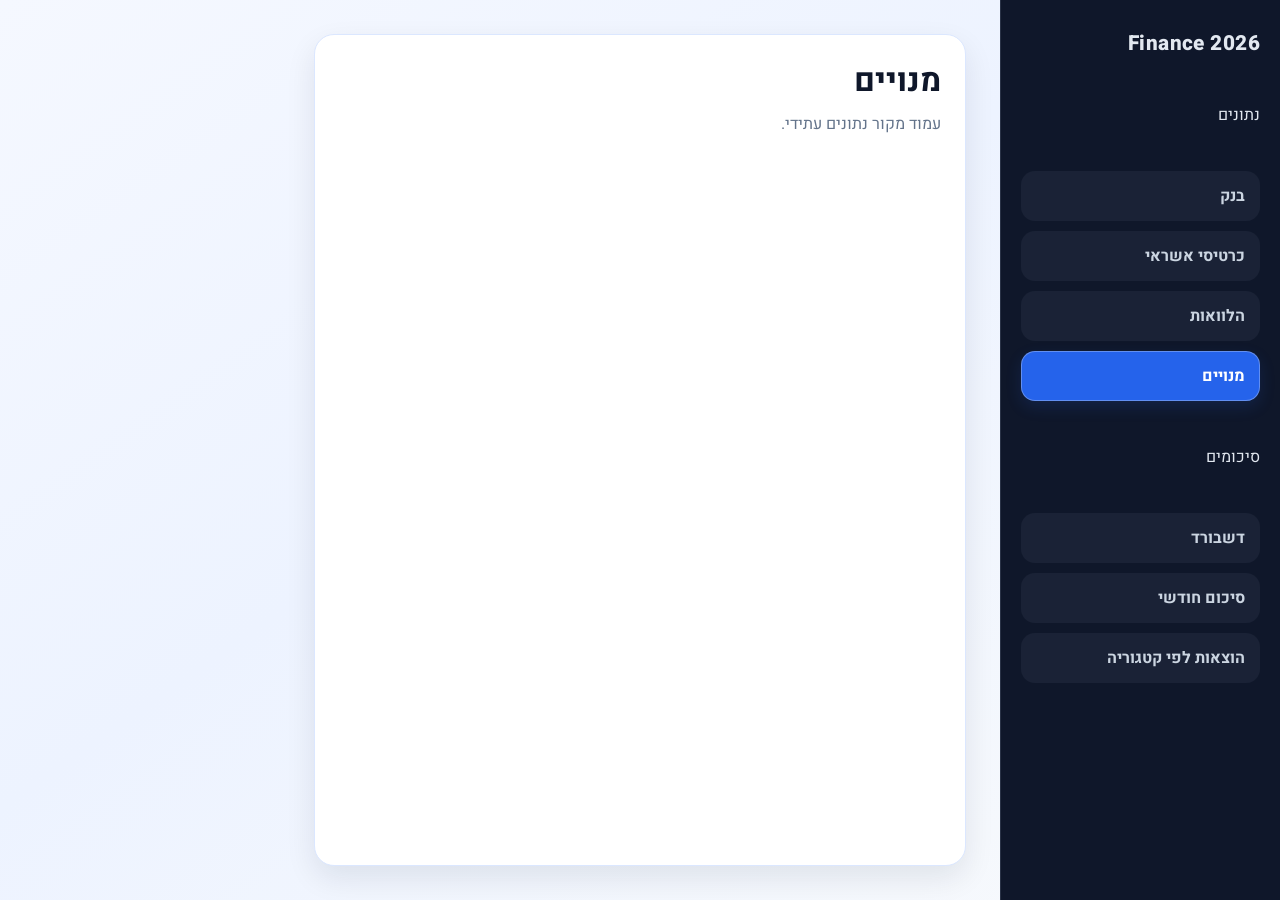
<file: subscriptions.html>
<!doctype html>
<html lang="he" dir="rtl">
  <head>
    <meta charset="UTF-8" />
    <meta name="viewport" content="width=device-width, initial-scale=1.0" />
    <title>מנויים</title>
    <link rel="stylesheet" href="style.css" />
  </head>
  <body>
    <div class="app-layout">
      <aside class="sidebar" aria-label="ניווט ראשי">
        <h1 class="sidebar-title">Finance 2026</h1>
        <p>נתונים</p>
        <nav class="sidebar-nav" aria-label="נתונים">
          <a class="nav-link" href="bank.html">בנק</a>
          <a class="nav-link" href="credit.html">כרטיסי אשראי</a>
          <a class="nav-link" href="loans.html">הלוואות</a>
          <a class="nav-link active" href="subscriptions.html" aria-current="page">מנויים</a>
        </nav>
        <p>סיכומים</p>
        <nav class="sidebar-nav" aria-label="סיכומים">
          <a class="nav-link" href="dashboard.html">דשבורד</a>
          <a class="nav-link" href="monthly-summary.html">סיכום חודשי</a>
          <a class="nav-link" href="category-summary.html">הוצאות לפי קטגוריה</a>
        </nav>
      </aside>
      <main class="main-content"><header class="page-header"><h2>מנויים</h2><p>עמוד מקור נתונים עתידי.</p></header></main>
    </div>
  </body>
</html>
</file>
<file: style.css>
@import url("https://fonts.googleapis.com/css2?family=Heebo:wght@400;500;700;800&display=swap");

:root {
  --sidebar-width: 280px;
  --bg: linear-gradient(145deg, #f5f8ff 0%, #edf3ff 45%, #f8fafc 100%);
  --surface: #ffffff;
  --surface-soft: #f8fbff;
  --text: #0f172a;
  --muted: #64748b;
  --sidebar: #0f172a;
  --accent: #2563eb;
  --accent-hover: #1d4ed8;
  --border: #dbe7ff;
  --radius-lg: 20px;
  --radius-md: 16px;
  --shadow-card: 0 12px 30px rgba(15, 23, 42, 0.09);
  --shadow-soft: 0 6px 16px rgba(37, 99, 235, 0.15);
  --transition: 220ms ease;
}

* {
  box-sizing: border-box;
}

html,
body {
  margin: 0;
  min-height: 100%;
}

body {
  font-family: "Heebo", "Segoe UI", Tahoma, Arial, sans-serif;
  direction: rtl;
  color: var(--text);
  background: var(--bg);
}

.app-layout {
  min-height: 100vh;
  display: grid;
  grid-template-columns: 1fr var(--sidebar-width);
}

.sidebar {
  position: fixed;
  top: 0;
  right: 0;
  width: var(--sidebar-width);
  height: 100vh;
  background: var(--sidebar);
  color: #e2e8f0;
  display: flex;
  flex-direction: column;
  gap: 28px;
  padding: 28px 20px;
  border-left: 1px solid rgba(148, 163, 184, 0.2);
}

.sidebar-title {
  margin: 0;
  font-size: 1.3rem;
  font-weight: 800;
  letter-spacing: 0.02em;
}

.sidebar-nav {
  display: grid;
  gap: 10px;
}

.nav-link {
  display: block;
  text-decoration: none;
  color: #cbd5e1;
  background: rgba(148, 163, 184, 0.08);
  border: 1px solid transparent;
  border-radius: 14px;
  padding: 12px 14px;
  font-weight: 700;
  transition: background-color var(--transition), color var(--transition),
    transform var(--transition), border-color var(--transition);
}

.nav-link:hover {
  color: #ffffff;
  background: rgba(37, 99, 235, 0.24);
  border-color: rgba(37, 99, 235, 0.38);
  transform: translateX(-2px);
}

.nav-link.active {
  color: #ffffff;
  background: var(--accent);
  border-color: rgba(255, 255, 255, 0.28);
  box-shadow: var(--shadow-soft);
}

.main-content {
  grid-column: 1;
  margin-right: var(--sidebar-width);
  padding: 34px;
  display: grid;
  gap: 24px;
}

.page-header {
  background: var(--surface);
  border-radius: var(--radius-lg);
  box-shadow: var(--shadow-card);
  padding: 22px 24px;
  border: 1px solid var(--border);
}

.page-header h2 {
  margin: 0 0 8px;
  font-size: clamp(1.4rem, 2.6vw, 2rem);
}

.page-header p {
  margin: 0;
  color: var(--muted);
}

.cards-grid {
  display: grid;
  grid-template-columns: repeat(3, minmax(0, 1fr));
  gap: 18px;
}

.card {
  background: var(--surface);
  border: 1px solid var(--border);
  border-radius: var(--radius-lg);
  box-shadow: var(--shadow-card);
}

.metric-card {
  padding: 20px;
}

.metric-card h3 {
  margin: 0 0 12px;
  color: var(--muted);
  font-size: 1rem;
}

.metric {
  margin: 0;
  font-size: 1.7rem;
  font-weight: 800;
}

.trend {
  display: inline-block;
  margin-top: 10px;
  font-weight: 700;
  font-size: 0.95rem;
}

.trend.up {
  color: #16a34a;
}

.trend.neutral {
  color: #0ea5e9;
}

.trend.pending {
  color: #f59e0b;
}

.table-card {
  padding: 20px;
}

.table-card h3 {
  margin: 0 0 14px;
}

table {
  width: 100%;
  border-collapse: collapse;
  background: var(--surface-soft);
  border-radius: var(--radius-md);
  overflow: hidden;
}

thead {
  background: #eaf1ff;
}

th,
td {
  text-align: right;
  padding: 12px 14px;
  border-bottom: 1px solid var(--border);
}

tbody tr:last-child td {
  border-bottom: none;
}

tbody tr:hover {
  background: #eef4ff;
}

.badge {
  display: inline-block;
  border-radius: 999px;
  padding: 4px 10px;
  font-size: 0.82rem;
  font-weight: 700;
}

.badge.success {
  background: #dcfce7;
  color: #166534;
}

.badge.pending {
  background: #fef3c7;
  color: #92400e;
}

@media (max-width: 1024px) {
  :root {
    --sidebar-width: 232px;
  }

  .cards-grid {
    grid-template-columns: repeat(2, minmax(0, 1fr));
  }
}

@media (max-width: 760px) {
  .app-layout {
    grid-template-columns: 1fr;
  }

  .sidebar {
    position: static;
    width: 100%;
    height: auto;
    border-left: none;
  }

  .main-content {
    margin-right: 0;
    padding: 18px;
  }

  .cards-grid {
    grid-template-columns: 1fr;
  }

  th,
  td {
    font-size: 0.9rem;
    padding: 10px;
  }
}
</file>
